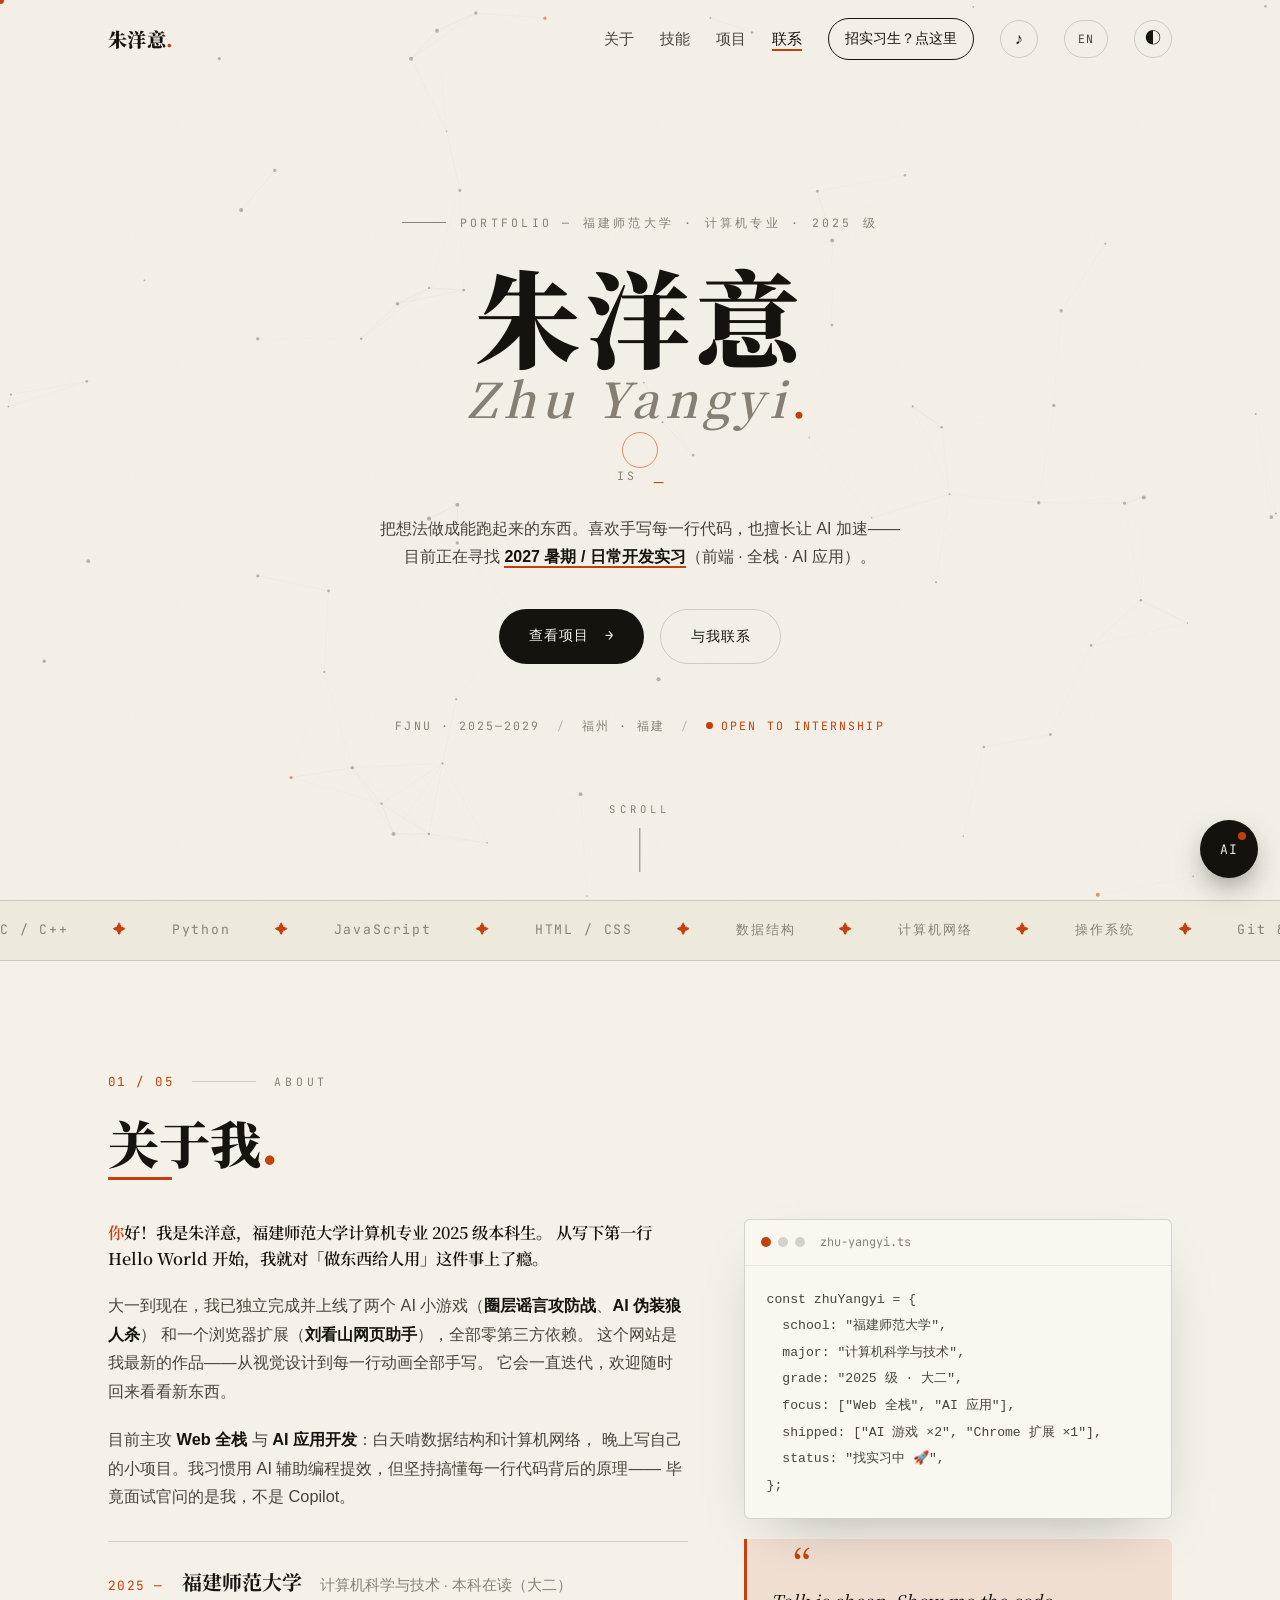
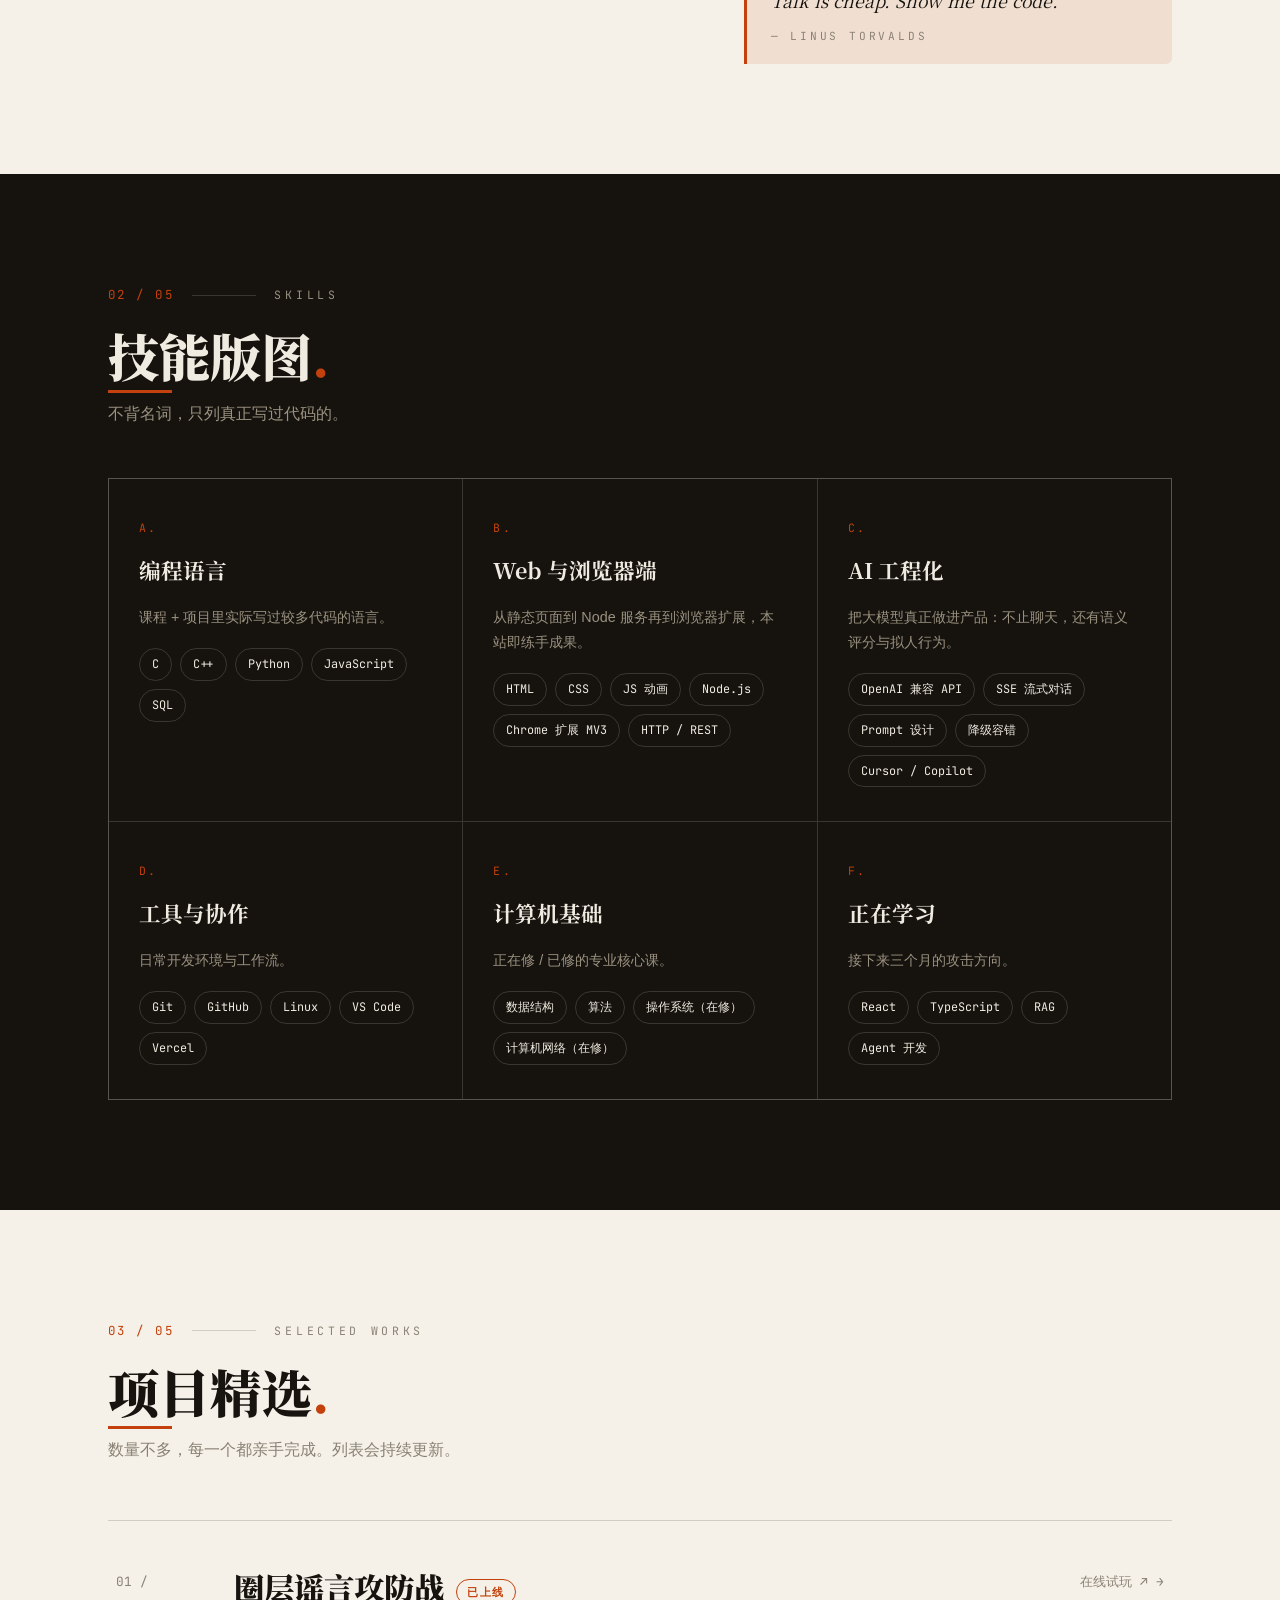
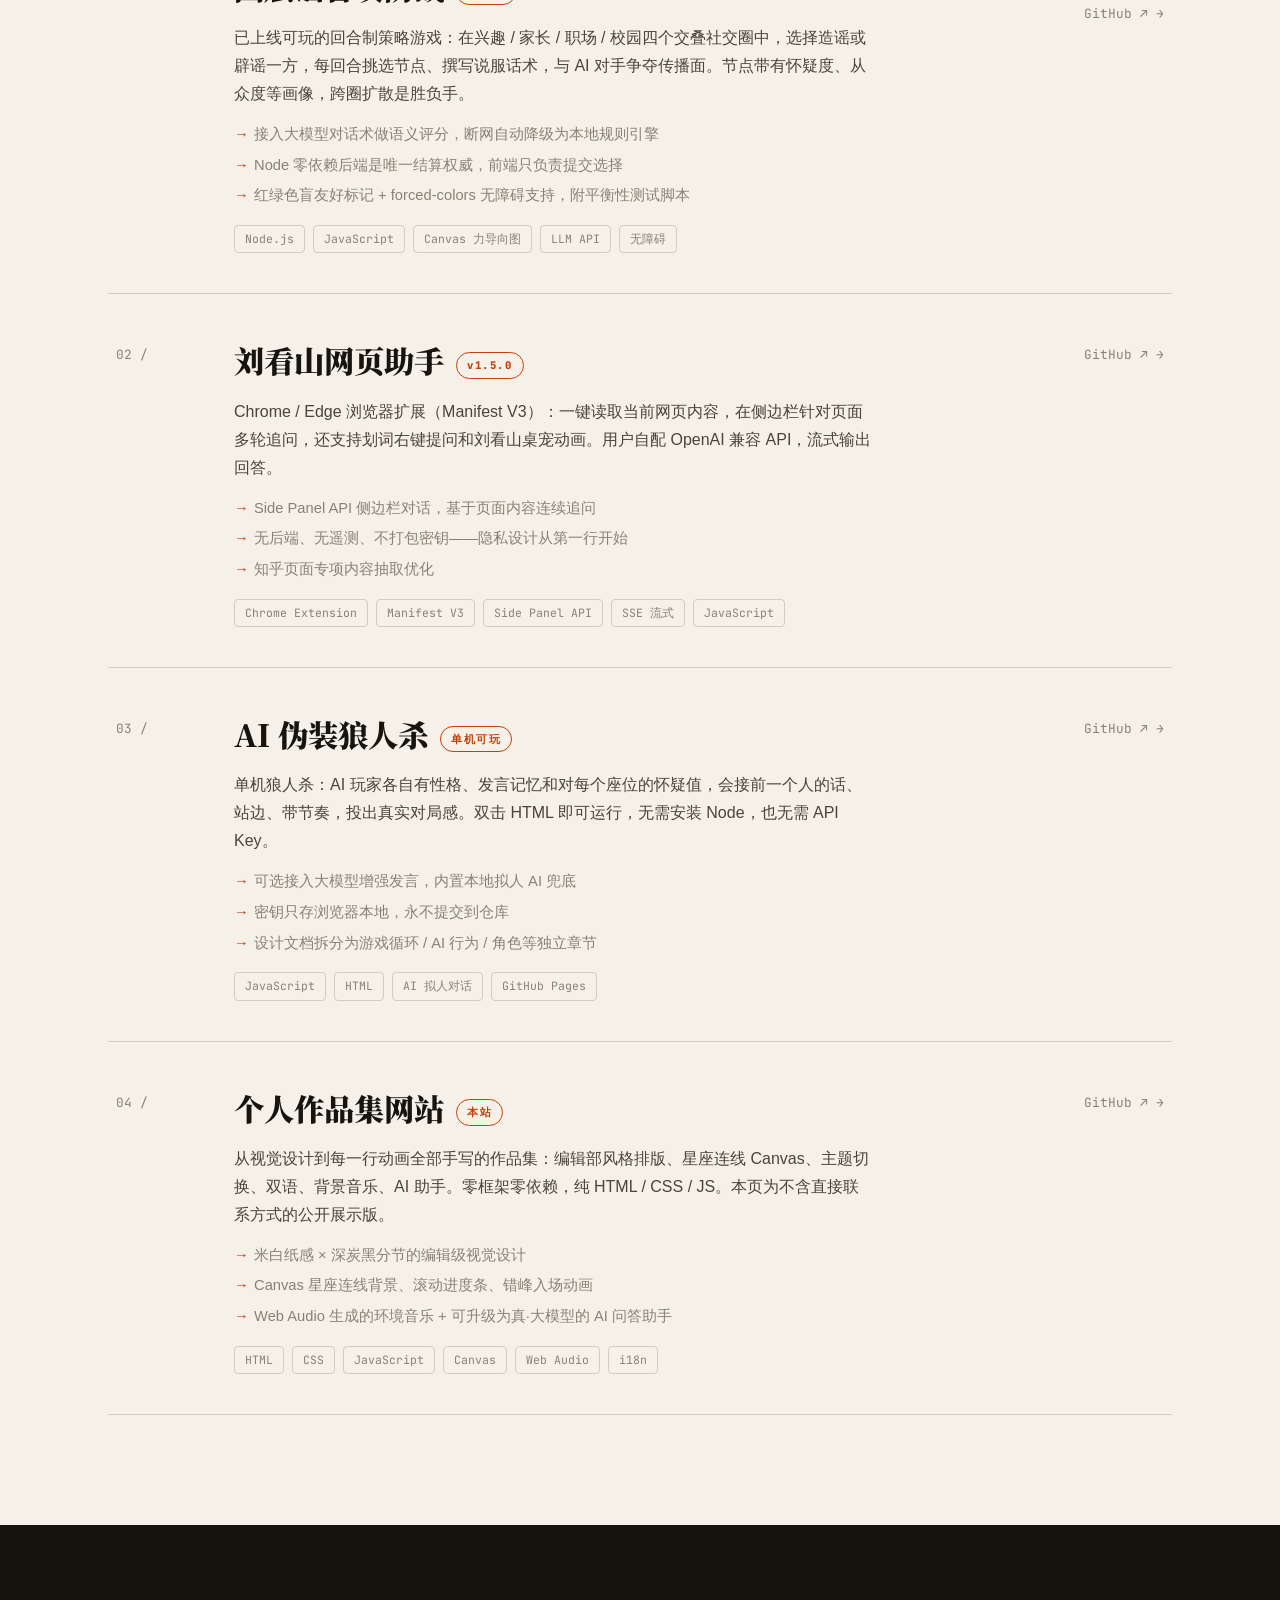
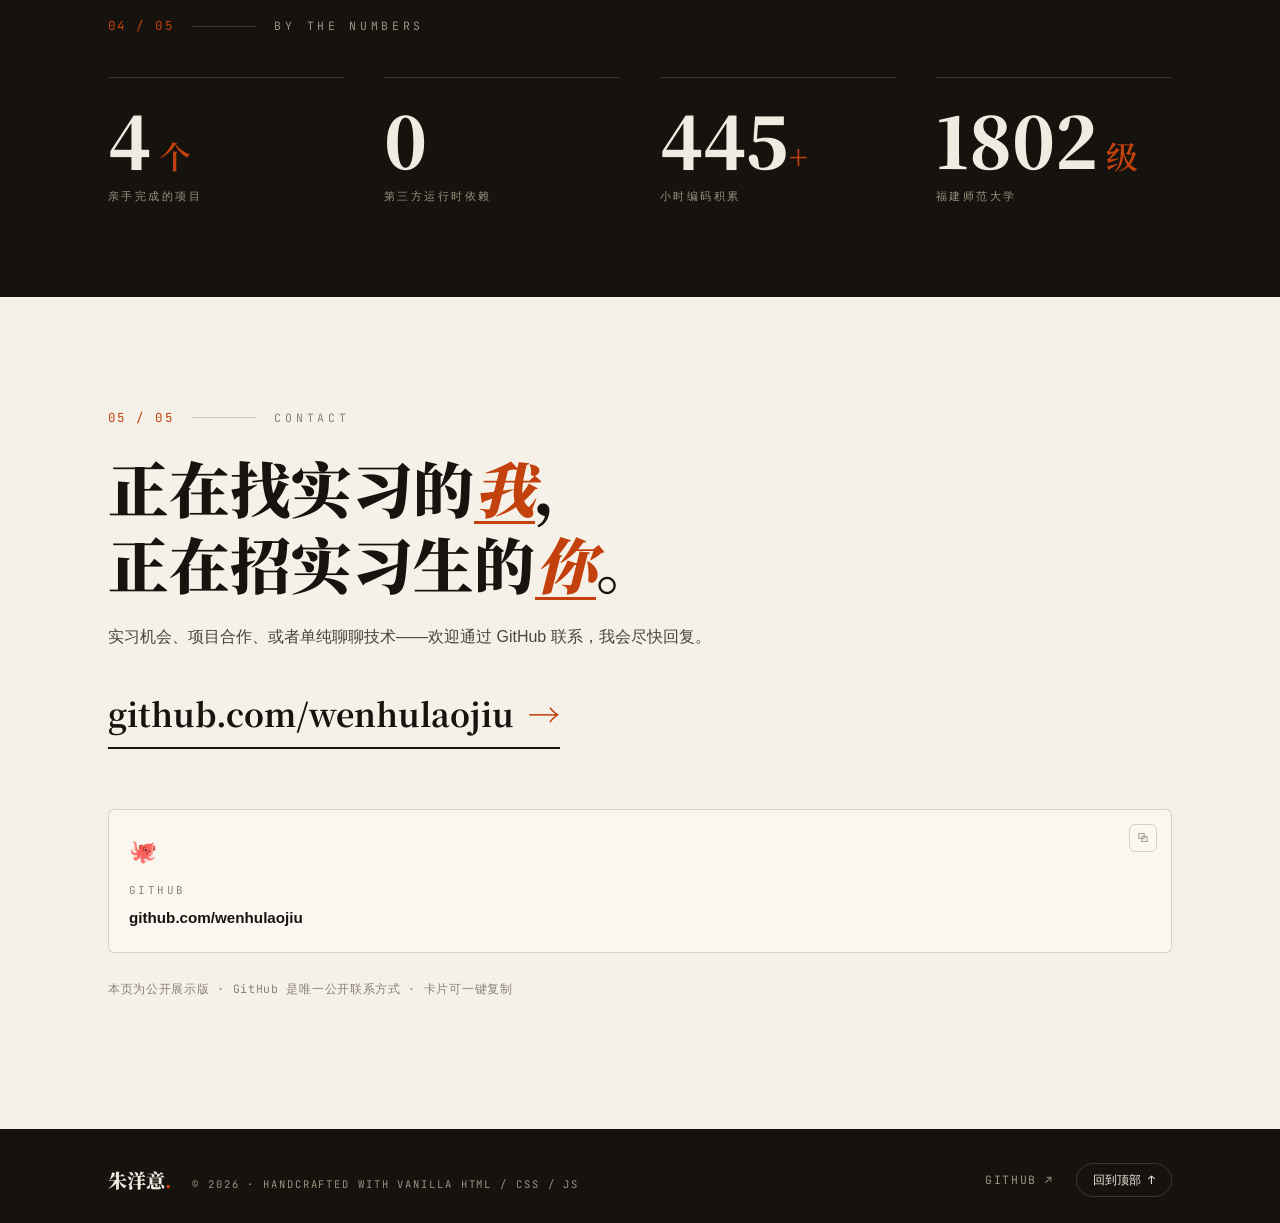
<file: index.html>
<!DOCTYPE html>
<html lang="zh-CN" data-theme="light">
<head>
  <meta charset="UTF-8" />
  <meta name="viewport" content="width=device-width, initial-scale=1.0" />
  <title>朱洋意 · 福建师范大学 · 计算机专业 | 个人作品集（公开展示版）</title>
  <meta name="description" content="朱洋意的作品集公开展示版 — 福建师范大学计算机专业 2025 级，四个零依赖手写项目。本页不含直接联系方式，联系请走 GitHub。" />
  <meta name="author" content="朱洋意" />
  <!-- 社交分享（微信/LinkedIn/X 卡片） -->
  <meta property="og:type" content="website" />
  <meta property="og:title" content="朱洋意 · 个人作品集 | Zhu Yangyi Portfolio" />
  <meta property="og:description" content="四个零依赖手写项目：AI 策略游戏 ×2、Chrome 扩展、本站。公开展示版——联系请走 GitHub。" />
  <meta property="og:url" content="https://wenhulaojiu.github.io/portfolio-public/" />
  <meta name="twitter:card" content="summary" />
  <meta name="theme-color" content="#f5f1e8" media="(prefers-color-scheme: light)" />
  <meta name="theme-color" content="#16130f" media="(prefers-color-scheme: dark)" />
  <link rel="canonical" href="https://wenhulaojiu.github.io/portfolio-public/" />
  <link rel="icon" href="data:image/svg+xml,<svg xmlns='http://www.w3.org/2000/svg' viewBox='0 0 100 100'><rect width='100' height='100' rx='18' fill='%2316130F'/><text x='50' y='68' font-size='52' text-anchor='middle' fill='%23F5F1E8' font-family='serif' font-weight='bold'>朱</text></svg>" />
  <link rel="preconnect" href="https://fonts.googleapis.com" />
  <link rel="preconnect" href="https://fonts.gstatic.com" crossorigin />
  <link href="https://fonts.googleapis.com/css2?family=Playfair+Display:ital,wght@0,600;0,800;1,600&family=Noto+Serif+SC:wght@600;900&family=JetBrains+Mono:wght@400;600&display=swap" rel="stylesheet" />
  <link rel="stylesheet" href="css/style.css" />
  <noscript>
    <!-- JS 关闭时直接显示所有内容（否则入场动画会把内容藏住） -->
    <style>.reveal, .reveal-up { opacity: 1 !important; transform: none !important; animation: none !important; } .preloader { display: none !important; }</style>
  </noscript>
</head>
<body>

  <!-- 顶部阅读进度条 -->
  <div class="progress-bar" id="progressBar"></div>

  <!-- 开场载入动画 -->
  <div class="preloader" id="preloader">
    <div class="preloader-name">
      <span style="--i:0">朱</span><span style="--i:1">洋</span><span style="--i:2">意</span>
    </div>
    <div class="preloader-sub">PORTFOLIO · 2026</div>
  </div>

  <!-- ===== 导航 ===== -->
  <nav class="nav" id="nav">
    <div class="nav-inner">
      <a href="#top" class="nav-logo" data-i18n="nav.logo">朱洋意<span class="nav-logo-dot">.</span></a>
      <div class="nav-right">
        <ul class="nav-links" id="navLinks">
          <li><a href="#about" data-nav="about" data-i18n="nav.about">关于</a></li>
          <li><a href="#skills" data-nav="skills" data-i18n="nav.skills">技能</a></li>
          <li><a href="#projects" data-nav="projects" data-i18n="nav.projects">项目</a></li>
          <li><a href="#contact" data-nav="contact" data-i18n="nav.contact">联系</a></li>
        </ul>
        <a href="#contact" class="nav-cta" data-i18n="nav.cta">招实习生？点这里</a>
        <button class="music-btn" id="musicBtn" aria-pressed="false" aria-label="背景音乐" data-i18n-title="ui.music" title="背景音乐（点击开关）">
          <span class="music-icon">♪</span>
          <span class="eq" aria-hidden="true"><i></i><i></i><i></i></span>
        </button>
        <button class="lang-btn mono" id="langBtn" aria-label="切换语言 / Switch language" title="切换语言 / Switch language">EN</button>
        <button class="theme-toggle" id="themeToggle" aria-label="切换主题" title="切换主题">
          <span class="theme-icon">◐</span>
        </button>
        <button class="hamburger" id="hamburger" aria-label="菜单"><span></span><span></span></button>
      </div>
    </div>
  </nav>

  <!-- ===== HERO ===== -->
  <header class="hero" id="top">
    <canvas id="constellation"></canvas>
    <div class="hero-inner">
      <p class="hero-eyebrow mono"><span class="hero-rule"></span><span data-i18n="hero.eyebrow">PORTFOLIO — 福建师范大学 · 计算机专业 · 2025 级</span></p>
      <h1 class="hero-name serif">
        <span class="hero-line reveal-up" style="--d:.05s">朱洋意</span>
        <span class="hero-line hero-line-en reveal-up" style="--d:.18s">Zhu&nbsp;Yangyi<span class="hero-amp">.</span></span>
      </h1>
      <p class="hero-typing reveal-up" style="--d:.3s">
        <span class="mono hero-typing-label" data-i18n="hero.typingLabel">IS</span>
        <span class="typing serif" id="typing"></span><span class="cursor">_</span>
      </p>
      <p class="hero-desc reveal-up" style="--d:.42s" data-i18n="hero.desc">
        把想法做成能跑起来的东西。喜欢手写每一行代码，也擅长让 AI 加速——<br class="br-desktop" />
        目前正在寻找 <strong>2027 暑期 / 日常开发实习</strong>（前端 · 全栈 · AI 应用）。
      </p>
      <div class="hero-actions reveal-up" style="--d:.54s">
        <a href="#projects" class="btn btn-solid" data-i18n="hero.cta1">查看项目 <span class="btn-arrow">→</span></a>
        <a href="#contact" class="btn btn-line" data-i18n="hero.cta2">与我联系</a>
      </div>
      <div class="hero-meta mono reveal-up" style="--d:.66s">
        <span>FJNU · 2025—2029</span><i>/</i>
        <span data-i18n="hero.meta2">福州 · 福建</span><i>/</i>
        <span class="hero-status"><em class="pulse"></em>OPEN TO INTERNSHIP</span>
      </div>
    </div>
    <a class="scroll-hint mono" href="#about">SCROLL<span class="scroll-line"></span></a>
  </header>

  <!-- ===== 技术栈跑马灯 ===== -->
  <div class="marquee" aria-hidden="true">
    <div class="marquee-track" id="marqueeTrack"></div>
  </div>

  <main id="main">

    <!-- ===== 01 关于 ===== -->
    <section class="section section-cream" id="about">
      <div class="container">
        <div class="sec-head">
          <span class="sec-no mono">01 / 05</span>
          <span class="sec-rule"></span>
          <span class="sec-label mono">ABOUT</span>
        </div>
        <h2 class="sec-title serif reveal" data-i18n="about.title">关于我<span class="sec-title-dot">.</span></h2>

        <div class="about-grid">
          <div class="about-copy reveal">
            <p class="about-lede serif" data-i18n="about.lede">
              你好！我是朱洋意，福建师范大学计算机专业 2025 级本科生。
              从写下第一行 Hello&nbsp;World 开始，我就对「做东西给人用」这件事上了瘾。
            </p>
            <p data-i18n="about.p1">
              大一到现在，我已独立完成并上线了两个 AI 小游戏（<strong>圈层谣言攻防战</strong>、<strong>AI 伪装狼人杀</strong>）
              和一个浏览器扩展（<strong>刘看山网页助手</strong>），全部零第三方依赖。
              这个网站是我最新的作品——从视觉设计到每一行动画全部手写。
              它会一直迭代，欢迎随时回来看看新东西。
            </p>
            <p data-i18n="about.p2">
              目前主攻 <strong>Web 全栈</strong> 与 <strong>AI 应用开发</strong>：白天啃数据结构和计算机网络，
              晚上写自己的小项目。我习惯用 AI 辅助编程提效，但坚持搞懂每一行代码背后的原理——
              毕竟面试官问的是我，不是 Copilot。
            </p>
            <div class="about-edu">
              <div class="edu-item">
                <span class="edu-year mono">2025 —</span>
                <span class="edu-school serif" data-i18n="about.eduSchool">福建师范大学</span>
                <span class="edu-major" data-i18n="about.eduMajor">计算机科学与技术 · 本科在读（大二）</span>
              </div>
            </div>
          </div>

          <div class="about-cards reveal" style="--d:.15s">
            <div class="code-card">
              <div class="code-card-bar">
                <span class="cc-dot"></span><span class="cc-dot"></span><span class="cc-dot"></span>
                <span class="cc-name mono">zhu-yangyi.ts</span>
              </div>
              <pre class="mono"><code>const zhuYangyi = {
  school: "福建师范大学",
  major: "计算机科学与技术",
  grade: "2025 级 · 大二",
  focus: ["Web 全栈", "AI 应用"],
  shipped: ["AI 游戏 ×2", "Chrome 扩展 ×1"],
  status: "找实习中 🚀",
};</code></pre>
            </div>
            <div class="quote-card">
              <span class="quote-mark serif">“</span>
              <p class="serif">Talk is cheap. Show me the code.</p>
              <span class="quote-by mono">— LINUS TORVALDS</span>
            </div>
          </div>
        </div>
      </div>
    </section>

    <!-- ===== 02 技能（深色） ===== -->
    <section class="section section-ink" id="skills">
      <div class="container">
        <div class="sec-head sec-head-dark">
          <span class="sec-no mono">02 / 05</span>
          <span class="sec-rule"></span>
          <span class="sec-label mono">SKILLS</span>
        </div>
        <h2 class="sec-title serif reveal" data-i18n="skills.title">技能版图<span class="sec-title-dot">.</span></h2>
        <p class="sec-sub reveal" data-i18n="skills.sub">不背名词，只列真正写过代码的。</p>
        <div class="skills-grid" id="skillsGrid"></div>
      </div>
    </section>

    <!-- ===== 03 项目 ===== -->
    <section class="section section-cream" id="projects">
      <div class="container">
        <div class="sec-head">
          <span class="sec-no mono">03 / 05</span>
          <span class="sec-rule"></span>
          <span class="sec-label mono">SELECTED WORKS</span>
        </div>
        <h2 class="sec-title serif reveal" data-i18n="projects.title">项目精选<span class="sec-title-dot">.</span></h2>
        <p class="sec-sub reveal" data-i18n="projects.sub">数量不多，每一个都亲手完成。列表会持续更新。</p>
        <div class="projects-list" id="projectsList"></div>
      </div>
    </section>

    <!-- ===== 04 数据带（深色） ===== -->
    <section class="section section-ink stats-band" id="stats">
      <div class="container">
        <div class="sec-head sec-head-dark">
          <span class="sec-no mono">04 / 05</span>
          <span class="sec-rule"></span>
          <span class="sec-label mono">BY THE NUMBERS</span>
        </div>
        <div class="stats-grid" id="statsGrid"></div>
      </div>
    </section>

    <!-- ===== 05 联系 ===== -->
    <section class="section section-cream contact-section" id="contact">
      <div class="container">
        <div class="sec-head">
          <span class="sec-no mono">05 / 05</span>
          <span class="sec-rule"></span>
          <span class="sec-label mono">CONTACT</span>
        </div>
        <h2 class="contact-title serif reveal" data-i18n="contact.title">正在找实习的<em>我</em>，<br />正在招实习生的<em>你</em>。</h2>
        <p class="contact-sub reveal" data-i18n="contact.sub">实习机会、项目合作、或者单纯聊聊技术——欢迎通过 GitHub 联系，我会尽快回复。</p>
        <a class="contact-mail serif reveal" href="https://github.com/wenhulaojiu" target="_blank" rel="noopener">github.com/wenhulaojiu<span class="mail-arrow">→</span></a>

        <div class="contact-grid reveal" id="contactGrid"></div>
        <p class="contact-note mono reveal" data-i18n="contact.note">本页为公开展示版 · GitHub 是唯一公开联系方式 · 卡片可一键复制</p>
      </div>
    </section>
  </main>

  <!-- ===== 页脚（深色） ===== -->
  <footer class="footer">
    <div class="container footer-inner">
      <div class="footer-left">
        <span class="footer-logo serif" data-i18n="footer.logo">朱洋意<span class="footer-dot">.</span></span>
        <span class="mono footer-meta">© <span id="year"></span><span> · HANDCRAFTED WITH VANILLA HTML / CSS / JS</span></span>
      </div>
      <div class="footer-right mono">
        <a href="https://github.com/wenhulaojiu" target="_blank" rel="noopener">GITHUB ↗</a>
        <button class="back-top" id="backTop" data-i18n="ui.backTop">回到顶部 ↑</button>
      </div>
    </div>
  </footer>

  <!-- ===== AI 助手 ===== -->
  <button class="chat-fab mono" id="chatFab" aria-label="AI 助手">AI<span class="fab-dot"></span></button>
  <div class="chat-panel" id="chatPanel" role="dialog" aria-label="AI 助手">
    <div class="chat-head">
      <div>
        <div class="chat-title serif" data-i18n="chat.title">AI 助手</div>
        <div class="chat-sub mono"><em class="pulse"></em>ASK ME ABOUT ZHU YANGYI</div>
      </div>
      <button class="chat-close" id="chatClose" aria-label="关闭">×</button>
    </div>
    <div class="chat-msgs" id="chatMsgs"></div>
    <div class="chat-chips" id="chatChips"></div>
    <form class="chat-form" id="chatForm">
      <input type="text" id="chatInput" data-i18n-ph="chat.ph" placeholder="问我任何关于他的问题…" autocomplete="off" />
      <button type="submit" class="chat-send mono" aria-label="发送">→</button>
    </form>
  </div>

  <!-- 复制成功提示 -->
  <div class="toast mono" id="toast" data-i18n="toast">已复制到剪贴板 ✓</div>

  <script src="js/data.js"></script>
  <script src="js/i18n.js"></script>
  <script src="js/main.js"></script>
</body>
</html>
</file>
<file: css/style.css>
/* ============================================================
   朱洋意 · 个人作品集
   风格：编辑部 / 研究报告 — 米白纸感与深炭黑交替、衬线大标题、
        等宽小标签、琥珀橙点缀、星座连线背景
   主题：light = 米白纸（默认，参考图风格）；dark = 反转
   ============================================================ */

:root {
  /* 米白主题（默认） */
  --paper: #f5f1e8;
  --paper-2: #eee9dd;
  --ink: #171410;
  --ink-soft: #4a443b;
  --ink-mute: #8a8175;
  --line: rgba(23, 20, 16, 0.16);
  --line-soft: rgba(23, 20, 16, 0.08);
  --amber: #c2410c;
  --amber-soft: rgba(194, 65, 12, 0.1);
  --card: #faf7f0;
  --card-hover: #ffffff;
  --nav-bg: rgba(245, 241, 232, 0.82);

  /* 深色区块直接用固定色（两种主题下都保持参考图的深炭色带） */
  --dark-bg: #16130f;
  --dark-text: #f0ebe0;
  --dark-mute: #9a917f;
  --dark-line: rgba(240, 235, 224, 0.16);

  --serif: "Noto Serif SC", "Playfair Display", "Songti SC", "SimSun", Georgia, serif;
  --sans: "PingFang SC", "Microsoft YaHei", -apple-system, "Segoe UI", sans-serif;
  --mono: "JetBrains Mono", Consolas, "Courier New", monospace;

  --ease: cubic-bezier(0.22, 1, 0.36, 1);
}

/* 深色主题：把纸感整体反转 */
[data-theme="dark"] {
  --paper: #16130f;
  --paper-2: #1c1813;
  --ink: #ece7db;
  --ink-soft: #c4bcaa;
  --ink-mute: #877e6d;
  --line: rgba(236, 231, 219, 0.18);
  --line-soft: rgba(236, 231, 219, 0.09);
  --amber: #e8763c;
  --amber-soft: rgba(232, 118, 60, 0.12);
  --card: #1e1a14;
  --card-hover: #25201a;
  --nav-bg: rgba(22, 19, 15, 0.82);
  --dark-bg: #100e0b;
}

* { margin: 0; padding: 0; box-sizing: border-box; }

html { scroll-behavior: smooth; overflow-x: hidden; }

body {
  font-family: var(--sans);
  background: var(--paper);
  color: var(--ink);
  line-height: 1.75;
  overflow-x: hidden;
  transition: background 0.35s var(--ease), color 0.35s var(--ease);
  /* 极淡的纸张噪点 */
  background-image: radial-gradient(var(--line-soft) 0.5px, transparent 0.5px);
  background-size: 26px 26px;
}

.serif { font-family: var(--serif); }
.mono { font-family: var(--mono); }

::selection { background: var(--amber); color: #fff; }

a { color: inherit; text-decoration: none; }
button { font-family: inherit; }

.container { max-width: 1120px; margin: 0 auto; padding: 0 28px; }

/* ============ 进度条 ============ */
.progress-bar {
  position: fixed; top: 0; left: 0; height: 3px; width: 0%;
  background: var(--amber); z-index: 400; transition: width 0.1s linear;
}

/* ============ 开场动画 ============ */
.preloader {
  position: fixed; inset: 0; z-index: 500; background: #16130f;
  display: flex; flex-direction: column; align-items: center; justify-content: center;
  gap: 18px; transition: opacity 0.6s var(--ease), visibility 0.6s;
}
.preloader.done { opacity: 0; visibility: hidden; }
.preloader-name { display: flex; gap: 6px; }
.preloader-name span {
  font-family: var(--serif); font-size: clamp(3rem, 8vw, 5rem); font-weight: 900;
  color: #f0ebe0; opacity: 0; animation: preIn 0.7s var(--ease) forwards;
  animation-delay: calc(0.16s * var(--i));
}
@keyframes preIn {
  from { opacity: 0; transform: translateY(26px) rotate(2deg); }
  to { opacity: 1; transform: translateY(0) rotate(0); }
}
.preloader-sub {
  font-family: var(--mono); font-size: 0.75rem; letter-spacing: 0.35em; color: #9a917f;
  opacity: 0; animation: preIn 0.6s 0.55s var(--ease) forwards;
}

/* ============ 导航 ============ */
.nav {
  position: fixed; top: 0; left: 0; right: 0; z-index: 300;
  border-bottom: 1px solid transparent;
  transition: background 0.3s, border-color 0.3s;
}
.nav.scrolled {
  background: var(--nav-bg);
  backdrop-filter: blur(14px);
  -webkit-backdrop-filter: blur(14px);
  border-color: var(--line);
}
.nav-inner {
  max-width: 1120px; margin: 0 auto; padding: 18px 28px;
  display: flex; align-items: center; justify-content: space-between; gap: 20px;
}
.nav-logo {
  font-family: var(--serif); font-weight: 900; font-size: 1.2rem; letter-spacing: 0.02em;
}
.nav-logo-dot { color: var(--amber); }
.nav-right { display: flex; align-items: center; gap: 26px; }
.nav-links { display: flex; gap: 26px; list-style: none; }
.nav-links a {
  font-size: 0.92rem; color: var(--ink-soft); position: relative; padding: 4px 0;
  transition: color 0.2s;
}
.nav-links a::after {
  content: ""; position: absolute; left: 0; bottom: 0; height: 1.5px; width: 0;
  background: var(--amber); transition: width 0.25s var(--ease);
}
.nav-links a:hover, .nav-links a.active { color: var(--ink); }
.nav-links a:hover::after, .nav-links a.active::after { width: 100%; }
.nav-cta {
  font-size: 0.85rem; font-family: var(--mono); color: var(--ink);
  border: 1px solid var(--ink); padding: 8px 16px; border-radius: 999px;
  transition: all 0.25s var(--ease); white-space: nowrap;
}
.nav-cta:hover { background: var(--amber); border-color: var(--amber); color: #fff; }
.theme-toggle {
  width: 38px; height: 38px; border-radius: 50%; cursor: pointer;
  background: transparent; border: 1px solid var(--line); color: var(--ink);
  font-size: 1rem; transition: all 0.25s;
}
.theme-toggle:hover { border-color: var(--amber); color: var(--amber); transform: rotate(180deg); }
.hamburger { display: none; background: none; border: none; cursor: pointer; padding: 8px; }
.hamburger span { display: block; width: 22px; height: 2px; background: var(--ink); margin: 5px 0; transition: 0.3s; }
.hamburger.open span:nth-child(1) { transform: translateY(7px) rotate(45deg); }
.hamburger.open span:nth-child(2) { transform: translateY(-7px) rotate(-45deg); }

/* ============ HERO ============ */
.hero {
  position: relative; min-height: 100svh;
  display: flex; align-items: center; justify-content: center;
  padding: 130px 28px 90px; overflow: hidden;
}
#constellation {
  position: absolute; inset: 0; width: 100%; height: 100%;
  opacity: 0.55; pointer-events: none;
}
.hero-inner { position: relative; z-index: 2; max-width: 880px; text-align: center; }
.hero-eyebrow {
  display: inline-flex; align-items: center; gap: 14px;
  font-size: 0.72rem; letter-spacing: 0.28em; color: var(--ink-mute);
  text-transform: uppercase; margin-bottom: 26px;
}
.hero-rule { display: inline-block; width: 44px; height: 1px; background: var(--ink-mute); }
.hero-name { display: flex; flex-direction: column; gap: 2px; }
.hero-line {
  font-size: clamp(3.4rem, 10vw, 6.6rem); font-weight: 900; line-height: 1.06;
  letter-spacing: 0.04em;
}
.hero-line-en {
  font-size: clamp(1.7rem, 4.6vw, 3rem); font-weight: 600;
  font-style: italic; color: var(--ink-mute); letter-spacing: 0.12em;
}
.hero-amp { color: var(--amber); font-style: normal; }
.hero-typing { margin-top: 30px; font-size: 1.05rem; color: var(--ink-soft); }
.hero-typing-label { font-size: 0.72rem; letter-spacing: 0.3em; color: var(--ink-mute); margin-right: 12px; }
.typing { color: var(--amber); font-weight: 600; font-size: 1.25rem; }
.cursor { color: var(--amber); animation: blink 0.9s step-end infinite; }
@keyframes blink { 50% { opacity: 0; } }
.hero-desc { margin: 26px auto 0; max-width: 620px; color: var(--ink-soft); }
.hero-desc strong { color: var(--ink); border-bottom: 2px solid var(--amber); padding-bottom: 1px; }
.hero-actions { margin-top: 38px; display: flex; gap: 16px; justify-content: center; flex-wrap: wrap; }
.btn {
  font-family: var(--mono); font-size: 0.88rem; letter-spacing: 0.06em;
  padding: 14px 30px; border-radius: 999px; transition: all 0.25s var(--ease);
}
.btn-solid { background: var(--ink); color: var(--paper); }
.btn-solid .btn-arrow { display: inline-block; margin-left: 8px; transition: transform 0.25s var(--ease); }
.btn-solid:hover { background: var(--amber); color: #fff; }
.btn-solid:hover .btn-arrow { transform: translateX(5px); }
.btn-line { border: 1px solid var(--line); color: var(--ink); }
.btn-line:hover { border-color: var(--ink); background: var(--amber-soft); }
.hero-meta {
  margin-top: 52px; display: flex; justify-content: center; align-items: center;
  gap: 16px; flex-wrap: wrap; font-size: 0.72rem; letter-spacing: 0.18em; color: var(--ink-mute);
}
.hero-meta i { font-style: normal; opacity: 0.5; }
.hero-status { color: var(--amber); display: inline-flex; align-items: center; gap: 8px; }
.pulse {
  width: 7px; height: 7px; border-radius: 50%; background: var(--amber);
  display: inline-block; animation: pulse 1.8s ease-in-out infinite;
}
@keyframes pulse {
  0%, 100% { box-shadow: 0 0 0 0 rgba(194, 65, 12, 0.45); }
  60% { box-shadow: 0 0 0 9px rgba(194, 65, 12, 0); }
}
.scroll-hint {
  position: absolute; bottom: 28px; left: 50%; transform: translateX(-50%);
  font-size: 0.66rem; letter-spacing: 0.4em; color: var(--ink-mute);
  display: flex; flex-direction: column; align-items: center; gap: 10px; z-index: 2;
}
.scroll-line { width: 1px; height: 44px; background: var(--ink-mute); position: relative; overflow: hidden; }
.scroll-line::after {
  content: ""; position: absolute; top: -50%; left: 0; width: 100%; height: 50%;
  background: var(--amber); animation: drip 1.8s var(--ease) infinite;
}
@keyframes drip { to { top: 110%; } }

/* 进入动画 */
.reveal-up { opacity: 0; transform: translateY(30px); animation: rise 0.9s var(--ease) forwards; animation-delay: var(--d, 0s); }
@keyframes rise { to { opacity: 1; transform: translateY(0); } }
.reveal { opacity: 0; transform: translateY(34px); transition: opacity 0.8s var(--ease), transform 0.8s var(--ease); transition-delay: var(--d, 0s); }
.reveal.visible { opacity: 1; transform: translateY(0); }

/* ============ 跑马灯 ============ */
.marquee {
  border-top: 1px solid var(--line); border-bottom: 1px solid var(--line);
  overflow: hidden; padding: 18px 0; background: var(--paper-2);
}
.marquee-track {
  display: flex; gap: 44px; width: max-content;
  animation: marquee 30s linear infinite;
}
.marquee:hover .marquee-track { animation-play-state: paused; }
.marquee-item {
  font-family: var(--mono); font-size: 0.82rem; letter-spacing: 0.14em;
  color: var(--ink-mute); white-space: nowrap; display: flex; align-items: center; gap: 44px;
}
.marquee-item b { color: var(--amber); font-weight: 400; }
@keyframes marquee { to { transform: translateX(-50%); } }

/* ============ 分节通用 ============ */
.section { padding: 110px 0; }
.section-cream { background: var(--paper); }
.section-ink {
  background: var(--dark-bg); color: var(--dark-text);
  background-image: radial-gradient(var(--dark-line) 0.5px, transparent 0.5px);
  background-size: 26px 26px;
}
.sec-head { display: flex; align-items: center; gap: 18px; margin-bottom: 20px; }
.sec-no { font-size: 0.78rem; letter-spacing: 0.2em; color: var(--amber); }
.sec-rule { flex: 0 0 64px; height: 1px; background: var(--line); }
.section-ink .sec-rule { background: var(--dark-line); }
.sec-label { font-size: 0.72rem; letter-spacing: 0.32em; color: var(--ink-mute); }
.section-ink .sec-label { color: var(--dark-mute); }
.sec-title { font-size: clamp(2.1rem, 5vw, 3.2rem); font-weight: 900; line-height: 1.15; }
.sec-title-dot { color: var(--amber); }
.sec-sub { margin-top: 14px; color: var(--ink-mute); max-width: 560px; }
.section-ink .sec-sub { color: var(--dark-mute); }

/* ============ 关于 ============ */
.about-grid {
  display: grid; grid-template-columns: 1.15fr 0.85fr; gap: 56px;
  margin-top: 46px; align-items: start;
}
.about-copy p { margin-bottom: 20px; color: var(--ink-soft); font-size: 1.02rem; }
.about-copy strong { color: var(--ink); }
.about-lede {
  font-size: 1.3rem; font-weight: 600; line-height: 1.6; color: var(--ink) !important;
}
.about-lede::first-letter { color: var(--amber); }
.about-edu { margin-top: 30px; border-top: 1px solid var(--line); padding-top: 22px; }
.edu-item { display: flex; align-items: baseline; gap: 18px; flex-wrap: wrap; }
.edu-year { font-size: 0.8rem; color: var(--amber); letter-spacing: 0.1em; }
.edu-school { font-size: 1.25rem; font-weight: 700; }
.edu-major { color: var(--ink-mute); font-size: 0.92rem; }

.about-cards { display: flex; flex-direction: column; gap: 20px; }
.code-card {
  background: var(--card); border: 1px solid var(--line); border-radius: 6px;
  overflow: hidden; box-shadow: 0 24px 60px -30px rgba(23, 20, 16, 0.35);
}
.code-card-bar {
  display: flex; align-items: center; gap: 7px; padding: 12px 16px;
  border-bottom: 1px solid var(--line-soft);
}
.cc-dot { width: 10px; height: 10px; border-radius: 50%; background: var(--line); }
.cc-dot:first-child { background: var(--amber); }
.cc-name { margin-left: 8px; font-size: 0.74rem; color: var(--ink-mute); }
.code-card pre { padding: 20px 22px; font-size: 0.82rem; line-height: 1.95; overflow-x: auto; color: var(--ink-soft); }
.quote-card {
  border-left: 3px solid var(--amber); padding: 18px 24px;
  background: var(--amber-soft); border-radius: 0 6px 6px 0;
}
.quote-card p { font-size: 1.1rem; font-style: italic; color: var(--ink); }
.quote-mark { font-size: 2.6rem; color: var(--amber); line-height: 0.4; display: block; margin-bottom: 12px; }
.quote-by { display: block; margin-top: 10px; font-size: 0.7rem; letter-spacing: 0.25em; color: var(--ink-mute); }

/* ============ 技能（深色） ============ */
.skills-grid {
  margin-top: 50px; display: grid; grid-template-columns: repeat(auto-fit, minmax(300px, 1fr));
  gap: 1px; background: var(--dark-line); border: 1px solid var(--dark-line);
}
.skill-cell {
  background: var(--dark-bg); padding: 34px 30px;
  transition: background 0.3s;
}
.skill-cell:hover { background: rgba(240, 235, 224, 0.035); }
.skill-no { font-size: 0.72rem; color: var(--amber); letter-spacing: 0.2em; }
.skill-title { font-family: var(--serif); font-size: 1.35rem; font-weight: 700; margin: 10px 0 16px; }
.skill-desc { font-size: 0.9rem; color: var(--dark-mute); margin-bottom: 18px; }
.skill-tags { display: flex; flex-wrap: wrap; gap: 8px; }
.skill-tag {
  font-family: var(--mono); font-size: 0.74rem; padding: 5px 12px;
  border: 1px solid var(--dark-line); border-radius: 999px; color: var(--dark-text);
  transition: all 0.2s;
}
.skill-cell:hover .skill-tag { border-color: rgba(232, 118, 60, 0.5); }

/* ============ 项目列表 ============ */
.projects-list { margin-top: 56px; border-top: 1px solid var(--line); }
.project-row {
  display: grid; grid-template-columns: 90px 1fr auto; gap: 28px; align-items: start;
  padding: 40px 8px; border-bottom: 1px solid var(--line);
  position: relative; transition: background 0.3s, padding 0.3s;
}
.project-row:hover { background: var(--card-hover); padding-left: 20px; padding-right: 20px; }
.project-no { font-family: var(--mono); font-size: 0.8rem; color: var(--ink-mute); padding-top: 10px; }
.project-row:hover .project-no { color: var(--amber); }
.project-main h3 {
  font-family: var(--serif); font-size: clamp(1.4rem, 3vw, 1.9rem); font-weight: 900;
  margin-bottom: 10px; transition: color 0.25s;
}
.project-row:hover .project-main h3 { color: var(--amber); }
.project-badge {
  display: inline-block; font-family: var(--mono); font-size: 0.66rem; letter-spacing: 0.15em;
  color: var(--amber); border: 1px solid var(--amber); border-radius: 999px;
  padding: 3px 10px; margin-left: 12px; vertical-align: middle;
}
.project-desc { color: var(--ink-soft); max-width: 640px; }
.project-highlights { list-style: none; margin: 14px 0 16px; }
.project-highlights li {
  color: var(--ink-mute); font-size: 0.92rem; padding-left: 20px; position: relative; margin-bottom: 5px;
}
.project-highlights li::before { content: "→"; position: absolute; left: 0; color: var(--amber); }
.project-tags { display: flex; flex-wrap: wrap; gap: 8px; }
.project-tag {
  font-family: var(--mono); font-size: 0.72rem; color: var(--ink-mute);
  border: 1px solid var(--line); padding: 3px 10px; border-radius: 4px;
}
.project-side {
  display: flex; flex-direction: column; align-items: flex-end; gap: 10px; padding-top: 10px;
}
.project-link {
  font-family: var(--mono); font-size: 0.8rem; color: var(--ink-mute);
  display: inline-flex; align-items: center; gap: 6px; transition: color 0.2s;
}
.project-link:hover { color: var(--amber); }

/* ============ 数据带（深色） ============ */
.stats-band { padding: 90px 0; }
.stats-grid { margin-top: 40px; display: grid; grid-template-columns: repeat(4, 1fr); gap: 40px; }
.stat-cell { border-top: 1px solid var(--dark-line); padding-top: 22px; }
.stat-num {
  font-family: var(--serif); font-size: clamp(2.6rem, 6vw, 4.4rem); font-weight: 900;
  color: var(--dark-text); line-height: 1.1;
}
.stat-num small { font-size: 0.45em; color: var(--amber); font-weight: 600; }
.stat-label { display: block; margin-top: 10px; font-family: var(--mono); font-size: 0.7rem; letter-spacing: 0.22em; color: var(--dark-mute); }

/* ============ 联系 ============ */
.contact-section { padding-bottom: 130px; }
.contact-title {
  font-size: clamp(2.2rem, 6vw, 3.8rem); font-weight: 900; line-height: 1.25; margin-top: 10px;
}
.contact-title em {
  font-style: italic; color: var(--amber);
  text-decoration: underline; text-decoration-thickness: 3px; text-underline-offset: 8px;
}
.contact-sub { margin: 22px 0 34px; color: var(--ink-soft); }
.contact-mail {
  display: inline-flex; align-items: center; gap: 14px;
  font-size: clamp(1.2rem, 3.4vw, 2rem); font-weight: 700;
  border-bottom: 2px solid var(--ink); padding-bottom: 6px; margin-bottom: 60px;
  transition: all 0.25s var(--ease);
}
.contact-mail .mail-arrow { display: inline-block; transition: transform 0.25s var(--ease); color: var(--amber); }
.contact-mail:hover { color: var(--amber); border-color: var(--amber); }
.contact-mail:hover .mail-arrow { transform: translate(6px, -6px); }

.contact-grid {
  display: grid; grid-template-columns: repeat(auto-fit, minmax(210px, 1fr)); gap: 16px;
}
.contact-card {
  position: relative; background: var(--card); border: 1px solid var(--line);
  border-radius: 6px; padding: 22px 20px 20px; transition: all 0.25s var(--ease);
}
.contact-card:hover { border-color: var(--amber); transform: translateY(-4px); box-shadow: 0 18px 40px -22px rgba(23, 20, 16, 0.4); }
.cc-icon { font-size: 1.4rem; }
.cc-label { display: block; font-family: var(--mono); font-size: 0.68rem; letter-spacing: 0.22em; color: var(--ink-mute); margin: 10px 0 4px; }
.cc-value { font-size: 0.95rem; font-weight: 600; word-break: break-all; }
.copy-btn {
  position: absolute; top: 14px; right: 14px; width: 28px; height: 28px;
  border-radius: 6px; border: 1px solid var(--line); background: transparent;
  color: var(--ink-mute); font-size: 0.75rem; cursor: pointer; transition: all 0.2s;
}
.copy-btn:hover { border-color: var(--amber); color: var(--amber); }
.copy-btn.copied { background: var(--amber); border-color: var(--amber); color: #fff; }
.contact-note { margin-top: 26px; font-size: 0.72rem; color: var(--ink-mute); letter-spacing: 0.06em; }

/* ============ 页脚（深色） ============ */
.footer { background: var(--dark-bg); color: var(--dark-text); padding: 34px 0; }
.footer-inner { display: flex; align-items: center; justify-content: space-between; gap: 20px; flex-wrap: wrap; }
.footer-left { display: flex; align-items: baseline; gap: 20px; flex-wrap: wrap; }
.footer-logo { font-size: 1.2rem; font-weight: 900; }
.footer-dot { color: var(--amber); }
.footer-meta { font-size: 0.66rem; letter-spacing: 0.18em; color: var(--dark-mute); }
.footer-right { display: flex; align-items: center; gap: 22px; }
.footer-right a { font-size: 0.72rem; letter-spacing: 0.14em; color: var(--dark-mute); transition: color 0.2s; }
.footer-right a:hover { color: var(--amber); }
.back-top {
  background: none; border: 1px solid var(--dark-line); color: var(--dark-text);
  font-family: var(--mono); font-size: 0.72rem; padding: 8px 16px; border-radius: 999px;
  cursor: pointer; transition: all 0.2s;
}
.back-top:hover { border-color: var(--amber); color: var(--amber); }

/* ============ AI 助手 ============ */
.chat-fab {
  position: fixed; right: 22px; bottom: 22px; z-index: 350;
  width: 58px; height: 58px; border-radius: 50%; border: none; cursor: pointer;
  background: var(--dark-bg); color: var(--dark-text);
  font-size: 0.82rem; letter-spacing: 0.1em;
  box-shadow: 0 12px 30px -8px rgba(22, 19, 15, 0.55);
  transition: transform 0.25s var(--ease), background 0.25s;
}
.chat-fab:hover { transform: translateY(-4px); background: var(--amber); color: #fff; }
.fab-dot {
  position: absolute; top: 12px; right: 12px; width: 8px; height: 8px; border-radius: 50%;
  background: var(--amber); animation: pulse 1.8s infinite;
}
.chat-fab:hover .fab-dot { background: #fff; }
.chat-panel {
  position: fixed; right: 22px; bottom: 92px; z-index: 350;
  width: min(370px, calc(100vw - 44px)); height: 500px; max-height: calc(100vh - 130px);
  background: var(--paper); border: 1px solid var(--line); border-radius: 10px;
  box-shadow: 0 40px 90px -30px rgba(22, 19, 15, 0.5);
  display: flex; flex-direction: column; overflow: hidden;
  opacity: 0; transform: translateY(18px) scale(0.97); pointer-events: none;
  transition: opacity 0.3s var(--ease), transform 0.3s var(--ease);
}
.chat-panel.open { opacity: 1; transform: none; pointer-events: auto; }
.chat-head {
  display: flex; align-items: center; justify-content: space-between;
  padding: 16px 18px; border-bottom: 1px solid var(--line); background: var(--dark-bg);
  color: var(--dark-text);
}
.chat-title { font-size: 1.05rem; font-weight: 700; }
.chat-sub { display: flex; align-items: center; gap: 8px; font-size: 0.62rem; letter-spacing: 0.2em; color: var(--dark-mute); margin-top: 3px; }
.chat-close {
  background: none; border: none; color: var(--dark-mute); font-size: 1.5rem;
  cursor: pointer; line-height: 1;
}
.chat-close:hover { color: var(--dark-text); }
.chat-msgs { flex: 1; overflow-y: auto; padding: 18px; display: flex; flex-direction: column; gap: 12px; }
.msg {
  max-width: 85%; padding: 11px 15px; font-size: 0.9rem; line-height: 1.65;
  white-space: pre-wrap; word-break: break-word; animation: msgIn 0.3s var(--ease);
  border-radius: 8px;
}
@keyframes msgIn { from { opacity: 0; transform: translateY(8px); } }
.msg-bot { align-self: flex-start; background: var(--card); border: 1px solid var(--line-soft); color: var(--ink); border-top-left-radius: 2px; }
.msg-user { align-self: flex-end; background: var(--dark-bg); color: var(--dark-text); border-top-right-radius: 2px; }
.typing-dots { display: inline-flex; gap: 5px; padding: 4px 0; }
.typing-dots span { width: 6px; height: 6px; border-radius: 50%; background: var(--ink-mute); animation: hop 1.2s infinite; }
.typing-dots span:nth-child(2) { animation-delay: 0.15s; }
.typing-dots span:nth-child(3) { animation-delay: 0.3s; }
@keyframes hop { 0%, 60%, 100% { transform: translateY(0); opacity: 0.4; } 30% { transform: translateY(-5px); opacity: 1; } }
.chat-chips { display: flex; flex-wrap: wrap; gap: 8px; padding: 0 16px 12px; }
.chat-chip {
  font-family: var(--mono); font-size: 0.72rem; padding: 6px 13px; border-radius: 999px;
  background: transparent; border: 1px solid var(--line); color: var(--ink-soft); cursor: pointer;
  transition: all 0.2s;
}
.chat-chip:hover { border-color: var(--amber); color: var(--amber); }
.chat-form { display: flex; gap: 10px; padding: 14px 16px; border-top: 1px solid var(--line); }
.chat-form input {
  flex: 1; background: var(--card); border: 1px solid var(--line); border-radius: 8px;
  padding: 11px 14px; color: var(--ink); font-family: inherit; font-size: 0.9rem; outline: none;
  transition: border-color 0.2s;
}
.chat-form input:focus { border-color: var(--amber); }
.chat-send {
  width: 44px; border: none; border-radius: 8px; cursor: pointer;
  background: var(--amber); color: #fff; font-size: 0.95rem; transition: transform 0.2s;
}
.chat-send:hover { transform: scale(1.06); }

/* ============ Toast ============ */
.toast {
  position: fixed; left: 50%; bottom: 34px; transform: translateX(-50%) translateY(20px);
  background: var(--dark-bg); color: var(--dark-text); font-size: 0.78rem; letter-spacing: 0.08em;
  padding: 12px 22px; border-radius: 999px; z-index: 400; opacity: 0;
  pointer-events: none; transition: all 0.35s var(--ease);
}
.toast.show { opacity: 1; transform: translateX(-50%) translateY(0); }

/* ============ 响应式 ============ */
@media (max-width: 900px) {
  .about-grid { grid-template-columns: 1fr; gap: 36px; }
  .stats-grid { grid-template-columns: repeat(2, 1fr); gap: 30px; }
  .project-row { grid-template-columns: 1fr; gap: 12px; }
  .project-no { padding-top: 0; }
  .project-side { flex-direction: row; padding-top: 0; }
  .br-desktop { display: none; }
}
@media (max-width: 760px) {
  .section { padding: 76px 0; }
  .nav-cta { display: none; }
  .hamburger { display: block; }
  .nav-links {
    position: fixed; top: 0; right: 0; width: 280px; height: 100vh;
    transform: translateX(110%);
    background: var(--paper); border-left: 1px solid var(--line);
    flex-direction: column; align-items: flex-start; gap: 26px; padding: 100px 34px;
    transition: transform 0.35s var(--ease); box-shadow: -20px 0 60px rgba(0, 0, 0, 0.15);
  }
  .nav-links.open { transform: translateX(0); }
  .footer-inner { flex-direction: column; align-items: flex-start; }
  .contact-mail { margin-bottom: 40px; }
}

@media (prefers-reduced-motion: reduce) {
  *, *::before, *::after { animation: none !important; transition: none !important; }
  .reveal, .reveal-up { opacity: 1; transform: none; }
}

/* ============================================================
   交互增强层：自定义光标 / 磁吸 / 逐字入场 / 噪点 / 标题下划线
   ============================================================ */

/* --- 自定义光标（仅桌面精确指针） --- */
.cursor-dot, .cursor-ring { display: none; }
html.fine-pointer { }
@media (hover: hover) and (pointer: fine) {
  html.fine-pointer body { cursor: none; }
  html.fine-pointer a, html.fine-pointer button { cursor: none; }
  html.fine-pointer input, html.fine-pointer textarea { cursor: text; }
  html.fine-pointer .cursor-dot {
    display: block; position: fixed; top: 0; left: 0; z-index: 1000;
    width: 7px; height: 7px; margin: -3.5px 0 0 -3.5px; border-radius: 50%;
    background: var(--amber); pointer-events: none;
  }
  html.fine-pointer .cursor-ring {
    display: block; position: fixed; top: 0; left: 0; z-index: 999;
    width: 36px; height: 36px; margin: -18px 0 0 -18px; border-radius: 50%;
    border: 1.5px solid color-mix(in srgb, var(--amber) 55%, transparent);
    pointer-events: none;
    transition: width 0.25s var(--ease), height 0.25s var(--ease),
      margin 0.25s var(--ease), border-color 0.25s, background 0.25s;
  }
  html.fine-pointer .cursor-ring.hovered {
    width: 58px; height: 58px; margin: -29px 0 0 -29px;
    background: color-mix(in srgb, var(--amber) 8%, transparent);
  }
  html.fine-pointer .cursor-ring.pressed {
    width: 26px; height: 26px; margin: -13px 0 0 -13px;
  }
}

/* --- 磁吸元素 --- */
[data-magnetic] { will-change: transform; }

/* --- Hero 名字逐字入场 --- */
.hero-char {
  display: inline-block; opacity: 0;
  transform: translateY(0.55em) rotate(4deg);
  animation: charRise 0.85s var(--ease) forwards;
}
@keyframes charRise {
  60% { transform: translateY(-0.04em) rotate(-1deg); }
  100% { opacity: 1; transform: translateY(0) rotate(0); }
}

/* --- 胶片噪点（全站极淡颗粒） --- */
body::after {
  content: ""; position: fixed; inset: 0; z-index: 998; pointer-events: none;
  background-image: url("data:image/svg+xml,%3Csvg xmlns='http://www.w3.org/2000/svg' width='240' height='240'%3E%3Cfilter id='n'%3E%3CfeTurbulence type='fractalNoise' baseFrequency='0.85' numOctaves='2' stitchTiles='stitch'/%3E%3CfeColorMatrix type='matrix' values='0 0 0 0 0 0 0 0 0 0 0 0 0 0 0 0 0 0 0.42 0'/%3E%3C/filter%3E%3Crect width='100%25' height='100%25' filter='url(%23n)'/%3E%3C/svg%3E");
  background-size: 240px 240px; opacity: 0.05;
  animation: grainShift 1.1s steps(6) infinite;
}
@keyframes grainShift {
  0% { background-position: 0 0; }
  25% { background-position: -60px 40px; }
  50% { background-position: 50px -70px; }
  75% { background-position: -40px -30px; }
  100% { background-position: 0 0; }
}
[data-theme="light"] body::after { opacity: 0.035; }

/* --- 分节标题：琥珀下划线划入 --- */
.sec-title { position: relative; display: inline-block; }
.sec-title::after {
  content: ""; position: absolute; left: 0; bottom: -8px; height: 3px;
  width: 0; background: var(--amber); transition: width 0.9s var(--ease) 0.25s;
}
.sec-title.visible::after { width: 64px; }

/* 触屏 / 减少动画时关掉增强层 */
@media (prefers-reduced-motion: reduce) {
  .cursor-dot, .cursor-ring, body::after { display: none !important; }
  .hero-char { opacity: 1; transform: none; animation: none; }
}

/* ============================================================
   音乐 / 语言 / 更多交互
   ============================================================ */

/* --- 音乐按钮：♪ 图标 ⇄ 三根跳动的均衡器柱 --- */
.music-btn {
  width: 38px; height: 38px; border-radius: 50%; cursor: pointer;
  background: transparent; border: 1px solid var(--line); color: var(--ink);
  display: grid; place-items: center; font-size: 1rem;
  transition: all 0.25s;
}
.music-btn:hover { border-color: var(--amber); color: var(--amber); }
.music-btn .eq { display: none; align-items: flex-end; gap: 2.5px; height: 14px; }
.music-btn .eq i {
  width: 3px; height: 100%; background: var(--amber); border-radius: 2px;
  transform: scaleY(0.3); transform-origin: bottom;
  animation: eq 1s ease-in-out infinite;
}
.music-btn .eq i:nth-child(2) { animation-delay: 0.18s; }
.music-btn .eq i:nth-child(3) { animation-delay: 0.36s; }
.music-btn.playing .eq { display: flex; }
.music-btn.playing .music-icon { display: none; }
.music-btn:disabled { opacity: 0.4; cursor: not-allowed; }
@keyframes eq {
  0%, 100% { transform: scaleY(0.3); }
  50% { transform: scaleY(1); }
}

/* --- 语言切换按钮：等宽字 pill --- */
.lang-btn {
  height: 38px; padding: 0 13px; border-radius: 999px; cursor: pointer;
  background: transparent; border: 1px solid var(--line); color: var(--ink-soft);
  font-family: var(--mono); font-size: 0.72rem; letter-spacing: 0.1em;
  transition: all 0.25s;
}
.lang-btn:hover { border-color: var(--amber); color: var(--amber); }

/* --- 项目条目：hover 一道流光扫过 --- */
.project-row { overflow: hidden; }
.project-row::after {
  content: ""; position: absolute; top: 0; left: -45%; width: 26%; height: 100%;
  background: linear-gradient(105deg, transparent, rgba(255, 255, 255, 0.5), transparent);
  transform: skewX(-18deg); opacity: 0; pointer-events: none;
}
.project-row:hover::after { animation: sheen 0.9s var(--ease); }
@keyframes sheen {
  0% { left: -45%; opacity: 0.9; }
  100% { left: 125%; opacity: 0; }
}

/* --- 英文版微调：长标签字距收紧 --- */
html[lang="en"] .hero-eyebrow { letter-spacing: 0.12em; }
html[lang="en"] .sec-label { letter-spacing: 0.22em; }

/* --- 打印样式：简历直接 Ctrl+P 也能看 --- */
@media print {
  .nav, .chat-fab, .chat-panel, .toast, .progress-bar, .scroll-hint,
  .marquee, .cursor-dot, .cursor-ring, body::after, .preloader { display: none !important; }
  .reveal, .reveal-up { opacity: 1 !important; transform: none !important; }
  .hero { min-height: auto; padding: 40px 0; }
  .section { padding: 30px 0; }
  .section-ink { background: #fff !important; color: #111 !important; }
  .section-ink .skill-title, .section-ink .stat-num, .footer { color: #111 !important; }
  a[href^="http"]::after { content: " (" attr(href) ")"; font-size: 0.8em; color: #666; }
}

/* 移动端：三个小按钮收窄间距 */
@media (max-width: 760px) {
  .nav-right { gap: 10px; }
}
</file>
